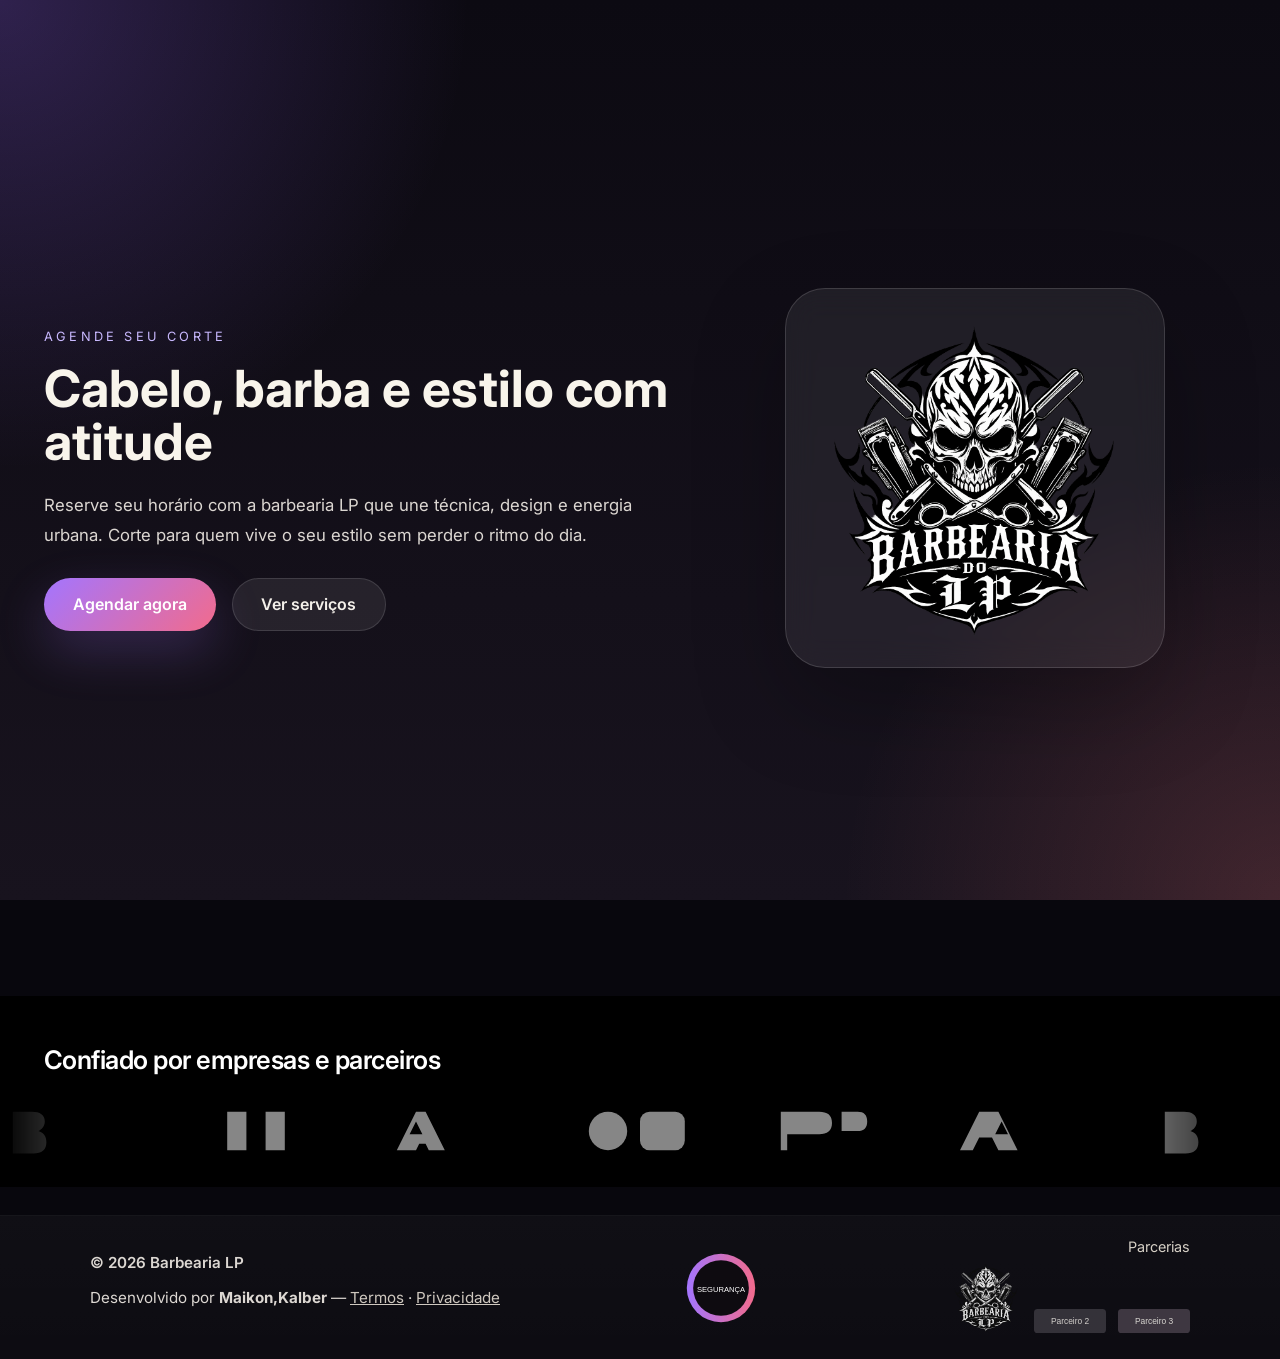
<file: index.html>
<!DOCTYPE html>
<html lang="pt-BR">
<head>
  <meta charset="UTF-8" />
  <meta name="viewport" content="width=device-width, initial-scale=1.0" />
  <title>Agendamento Corte Funcional</title>
  <link rel="preconnect" href="https://fonts.googleapis.com" />
  <link rel="preconnect" href="https://fonts.gstatic.com" crossorigin />
  <link href="https://fonts.googleapis.com/css2?family=Inter:wght@400;500;600;700&display=swap" rel="stylesheet" />
  <link rel="stylesheet" href="styles.css" />
</head>
<body>
  <div class="app-shell">
    <section class="hero anim-section">
      <div class="hero-copy">
        <span class="eyebrow">Agende seu corte</span>
        <h1>Cabelo, barba e estilo com atitude</h1>
        <p>Reserve seu horário com a barbearia LP que une técnica, design e energia urbana. Corte para quem vive o seu estilo sem perder o ritmo do dia.</p>
        <div class="hero-actions">
          <a class="btn btn-primary" href="reservation.html">Agendar agora</a>
          <a class="btn btn-secondary" href="https://www.instagram.com/ducortelp?igsh=MXM5bnFlMzQ1OHM2dA==">Ver serviços</a>
        </div>
      </div>
      <div class="hero-visual">
        <div class="skull-art">
          <img src="skull-art.png" alt="Ilustração de caveira com barba e cabelo e tesoura" />
        </div>
      </div>
    </section>
  </div>

  <section class="partners-section" aria-label="Parceiros e marcas confiáveis">
    <div class="partners-content">
      <p class="partners-heading">Confiado por empresas e parceiros</p>
      <div class="partners-carousel" aria-hidden="true">
        <div class="carousel-track">
          <div class="logo-item">
            <svg viewBox="0 0 80 40" role="img" aria-labelledby="logo1-title">
              <title id="logo1-title">Logotipo 1</title>
              <path d="M8 32V8h12c5 0 8 2 8 6 0 3-2 5-4 6 3 1 5 3 5 7 0 5-3 7-8 7H8Z" fill="currentColor"/>
            </svg>
          </div>
          <div class="logo-item">
            <svg viewBox="0 0 80 40" role="img" aria-labelledby="logo2-title">
              <title id="logo2-title">Logotipo 2</title>
              <path d="M22 8h12v24H22zM46 8h12v24H46z" fill="currentColor"/>
            </svg>
          </div>
          <div class="logo-item">
            <svg viewBox="0 0 80 40" role="img" aria-labelledby="logo3-title">
              <title id="logo3-title">Logotipo 3</title>
              <path d="M16 8h10l12 24h-10l-2-4H22l-2 4H8l12-24Zm8 14-4-8-4 8h8Z" fill="currentColor"/>
            </svg>
          </div>
          <div class="logo-item">
            <svg viewBox="0 0 80 40" role="img" aria-labelledby="logo4-title">
              <title id="logo4-title">Logotipo 4</title>
              <circle cx="20" cy="20" r="12" fill="currentColor"/>
              <rect x="40" y="8" width="28" height="24" rx="6" fill="currentColor"/>
            </svg>
          </div>
          <div class="logo-item">
            <svg viewBox="0 0 80 40" role="img" aria-labelledby="logo5-title">
              <title id="logo5-title">Logotipo 5</title>
              <path d="M12 8h20c5 0 8 2 8 7s-3 7-8 7H12v10H8V8h4Z" fill="currentColor"/>
              <path d="M46 8h10c4 0 6 2 6 6s-2 6-6 6H46V8Zm0 6h10v4H46v-4Z" fill="currentColor"/>
            </svg>
          </div>
          <div class="logo-item">
            <svg viewBox="0 0 80 40" role="img" aria-labelledby="logo6-title">
              <title id="logo6-title">Logotipo 6</title>
              <path d="M12 8h12l12 24H24l-4-8H12l-4 8H0L12 8Zm18 14-4-8-4 8h8Z" fill="currentColor"/>
            </svg>
          </div>
          <div class="logo-item">
            <svg viewBox="0 0 80 40" role="img" aria-labelledby="logo1-title-duplicate">
              <title id="logo1-title-duplicate">Logotipo 1 duplicado</title>
              <path d="M8 32V8h12c5 0 8 2 8 6 0 3-2 5-4 6 3 1 5 3 5 7 0 5-3 7-8 7H8Z" fill="currentColor"/>
            </svg>
          </div>
          <div class="logo-item">
            <svg viewBox="0 0 80 40" role="img" aria-labelledby="logo2-title-duplicate">
              <title id="logo2-title-duplicate">Logotipo 2 duplicado</title>
              <path d="M22 8h12v24H22zM46 8h12v24H46z" fill="currentColor"/>
            </svg>
          </div>
          <div class="logo-item">
            <svg viewBox="0 0 80 40" role="img" aria-labelledby="logo3-title-duplicate">
              <title id="logo3-title-duplicate">Logotipo 3 duplicado</title>
              <path d="M16 8h10l12 24h-10l-2-4H22l-2 4H8l12-24Zm8 14-4-8-4 8h8Z" fill="currentColor"/>
            </svg>
          </div>
          <div class="logo-item">
            <svg viewBox="0 0 80 40" role="img" aria-labelledby="logo4-title-duplicate">
              <title id="logo4-title-duplicate">Logotipo 4 duplicado</title>
              <circle cx="20" cy="20" r="12" fill="currentColor"/>
              <rect x="40" y="8" width="28" height="24" rx="6" fill="currentColor"/>
            </svg>
          </div>
          <div class="logo-item">
            <svg viewBox="0 0 80 40" role="img" aria-labelledby="logo5-title-duplicate">
              <title id="logo5-title-duplicate">Logotipo 5 duplicado</title>
              <path d="M12 8h20c5 0 8 2 8 7s-3 7-8 7H12v10H8V8h4Z" fill="currentColor"/>
              <path d="M46 8h10c4 0 6 2 6 6s-2 6-6 6H46V8Zm0 6h10v4H46v-4Z" fill="currentColor"/>
            </svg>
          </div>
          <div class="logo-item">
            <svg viewBox="0 0 80 40" role="img" aria-labelledby="logo6-title-duplicate">
              <title id="logo6-title-duplicate">Logotipo 6 duplicado</title>
              <path d="M12 8h12l12 24H24l-4-8H12l-4 8H0L12 8Zm18 14-4-8-4 8h8Z" fill="currentColor"/>
            </svg>
          </div>
        </div>
      </div>
    </div>
  </section>

  <footer class="site-footer">
    <div class="footer-inner">
      <div class="footer-left">
        <p class="brand">© 2026 Barbearia LP</p>
        <p class="credits">Desenvolvido por <strong>Maikon,Kalber</strong> — <a href="#">Termos</a> · <a href="#">Privacidade</a></p>
      </div>

      <div class="footer-center">
        <div class="security">
          <img src="security-seal.svg" alt="Selo de segurança" />
        </div>
      </div>

      <div class="footer-right">
        <div class="partners-title">Parcerias</div>
        <div class="partner-logos">
          <img src="partner1.png" alt="Parceiro 1" />
          <img src="partner2.svg" alt="Parceiro 2" />
          <img src="partner3.svg" alt="Parceiro 3" />
        </div>
      </div>
    </div>
  </footer>

  <script>
    const sections = document.querySelectorAll('.anim-section');

    const observer = new IntersectionObserver((entries) => {
      entries.forEach((entry) => {
        if (entry.isIntersecting) {
          entry.target.classList.add('visible');
          observer.unobserve(entry.target);
        }
      });
    }, {
      threshold: 0.2,
    });

    sections.forEach((section) => {
      observer.observe(section);
    });
  </script>
</body>
</html>
</file>
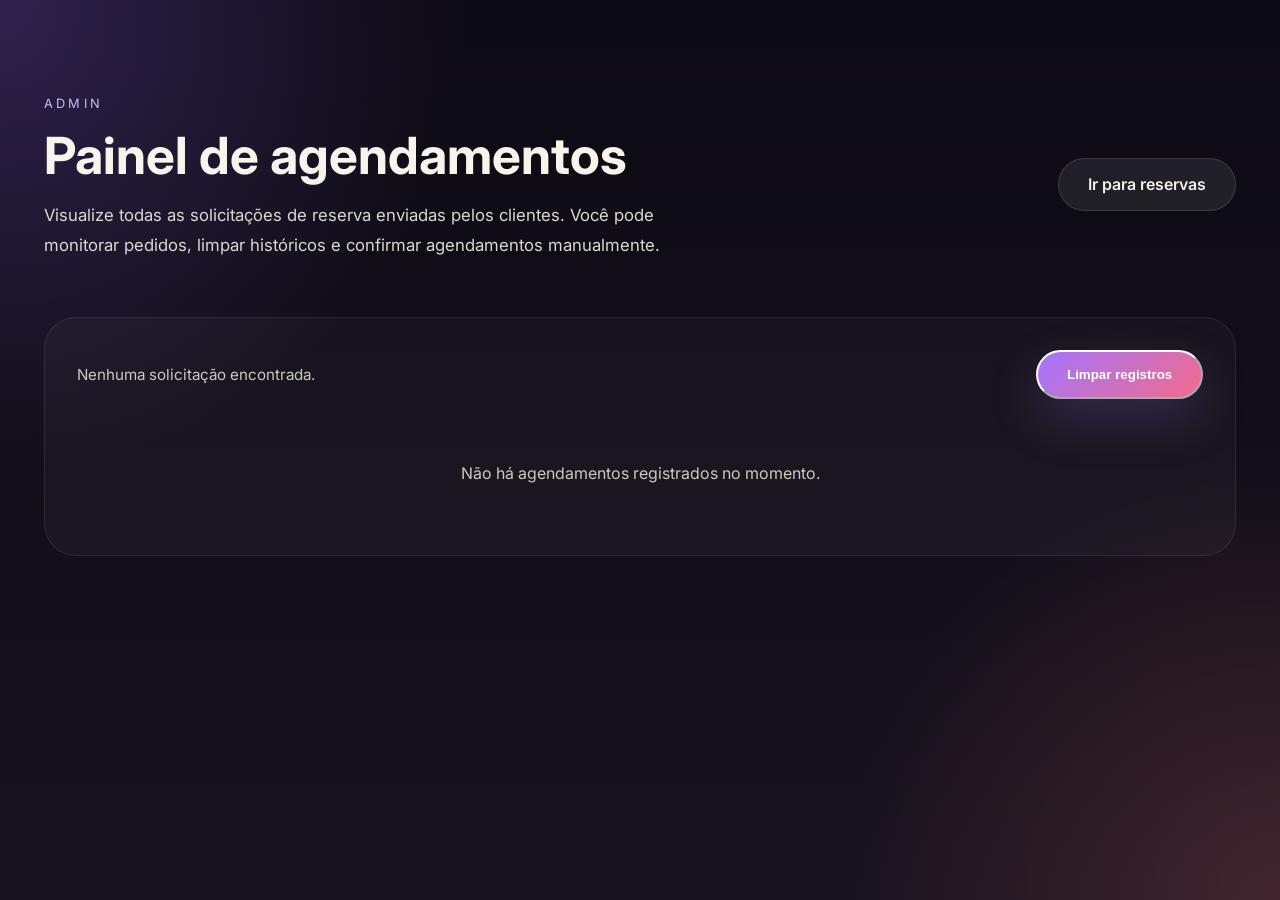
<file: admin.html>
<!DOCTYPE html>
<html lang="pt-BR">
<head>
  <meta charset="UTF-8" />
  <meta name="viewport" content="width=device-width, initial-scale=1.0" />
  <title>Painel Administrativo - Agendamentos</title>
  <link rel="preconnect" href="https://fonts.googleapis.com" />
  <link rel="preconnect" href="https://fonts.gstatic.com" crossorigin />
  <link href="https://fonts.googleapis.com/css2?family=Inter:wght@400;500;600;700&display=swap" rel="stylesheet" />
  <link rel="stylesheet" href="styles.css" />
</head>
<body>
  <div class="app-shell">
    <section class="admin-hero">
      <div class="admin-copy">
        <span class="eyebrow">Admin</span>
        <h1>Painel de agendamentos</h1>
        <p>Visualize todas as solicitações de reserva enviadas pelos clientes. Você pode monitorar pedidos, limpar históricos e confirmar agendamentos manualmente.</p>
      </div>
      <a class="btn btn-secondary" href="reservation.html">Ir para reservas</a>
    </section>

    <section class="admin-panel">
      <div class="admin-toolbar">
        <div class="admin-status" id="adminStatus">Carregando solicitações...</div>
        <button class="btn btn-primary" id="clearStorage">Limpar registros</button>
      </div>
      <div class="admin-list" id="adminList"></div>
    </section>
  </div>

  <script>
    const storageKey = 'lpdc_reservations';
    const listEl = document.getElementById('adminList');
    const statusEl = document.getElementById('adminStatus');
    const clearButton = document.getElementById('clearStorage');

    function formatDate(value) {
      const date = new Date(value);
      return date.toLocaleString('pt-BR', {
        day: '2-digit',
        month: '2-digit',
        year: 'numeric',
        hour: '2-digit',
        minute: '2-digit'
      });
    }

    function renderRequests() {
      const requests = JSON.parse(localStorage.getItem(storageKey) || '[]');
      listEl.innerHTML = '';

      if (!requests.length) {
        statusEl.textContent = 'Nenhuma solicitação encontrada.';
        listEl.innerHTML = '<div class="admin-empty">Não há agendamentos registrados no momento.</div>';
        return;
      }

      statusEl.textContent = `${requests.length} solicitação(ões) encontrada(s)`;

      requests.sort((a, b) => b.id - a.id).forEach((request) => {
        const card = document.createElement('article');
        card.className = 'admin-card';
        card.innerHTML = `
          <h2>${request.name}</h2>
          <p><strong>Telefone:</strong> ${request.phone}</p>
          <p><strong>Data:</strong> ${request.date} às ${request.time}</p>
          <p><strong>Serviço:</strong> ${request.service}</p>
          <p><strong>Observações:</strong> ${request.notes}</p>
          <span class="tag">Registrado em ${formatDate(request.createdAt)}</span>
        `;
        listEl.appendChild(card);
      });
    }

    clearButton.addEventListener('click', () => {
      if (confirm('Deseja realmente apagar todos os registros de agendamento?')) {
        localStorage.removeItem(storageKey);
        renderRequests();
      }
    });

    renderRequests();
  </script>
</body>
</html>
</file>
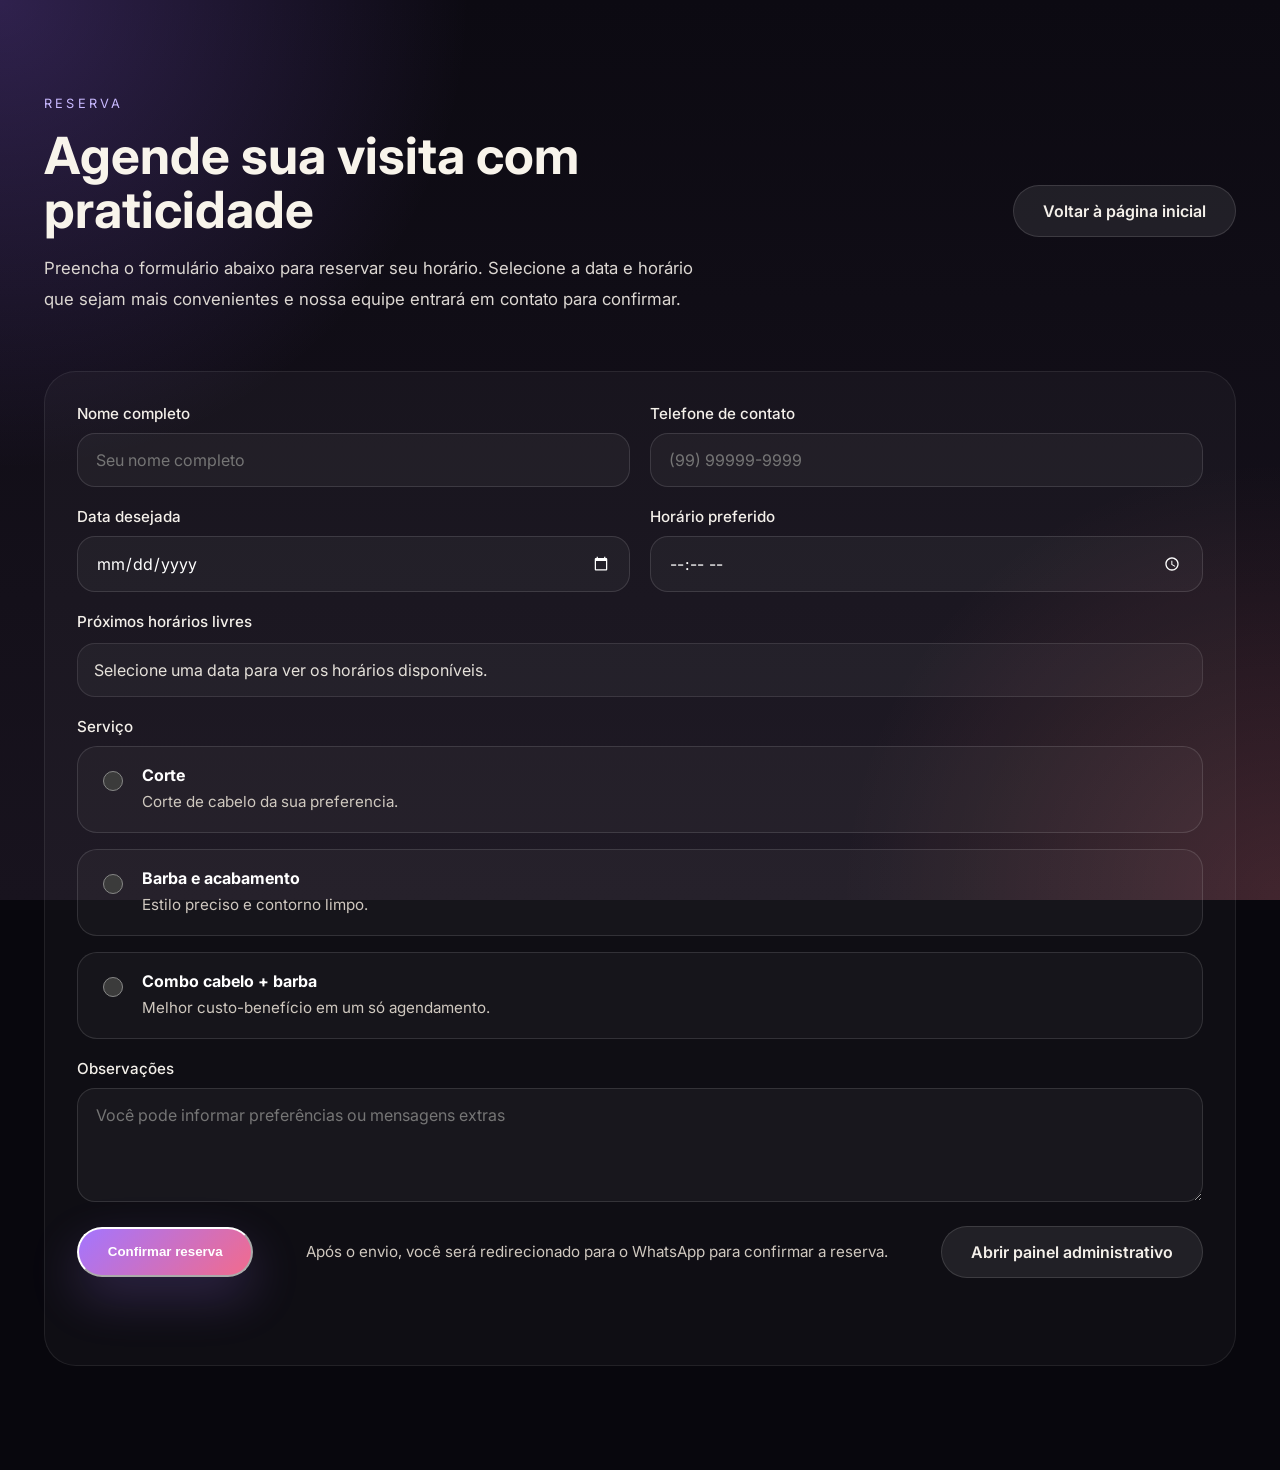
<file: reservation.html>
<!DOCTYPE html>
<html lang="pt-BR">
<head>
  <meta charset="UTF-8" />
  <meta name="viewport" content="width=device-width, initial-scale=1.0" />
  <title>Reserva de Corte Funcional</title>
  <link rel="preconnect" href="https://fonts.googleapis.com" />
  <link rel="preconnect" href="https://fonts.gstatic.com" crossorigin />
  <link href="https://fonts.googleapis.com/css2?family=Inter:wght@400;500;600;700&display=swap" rel="stylesheet" />
  <link rel="stylesheet" href="styles.css" />
</head>
<body>
  <div class="app-shell">
    <section class="reservation-hero">
      <div class="reservation-copy">
        <span class="eyebrow">Reserva</span>
        <h1>Agende sua visita com praticidade</h1>
        <p>Preencha o formulário abaixo para reservar seu horário. Selecione a data e horário que sejam mais convenientes e nossa equipe entrará em contato para confirmar.</p>
      </div>
      <a class="btn btn-secondary" href="index.html">Voltar à página inicial</a>
    </section>

    <section class="reservation-form-section">
      <form class="reservation-form" id="reservationForm">
        <div class="form-grid">
          <label class="form-field">
            <span>Nome completo</span>
            <input type="text" name="name" required placeholder="Seu nome completo" />
          </label>
          <label class="form-field">
            <span>Telefone de contato</span>
            <input type="tel" name="phone" required placeholder="(99) 99999-9999" pattern="[0-9 ()+-]{8,20}" />
          </label>
          <label class="form-field">
            <span>Data desejada</span>
            <input type="date" name="date" id="reservationDate" required />
          </label>
          <label class="form-field">
            <span>Horário preferido</span>
            <input type="time" name="time" id="reservationTime" required min="07:00" max="19:00" />
          </label>
          <div class="form-field full-width available-times">
            <span>Próximos horários livres</span>
            <div class="slots-list" id="availableSlots">Selecione uma data para ver os horários disponíveis.</div>
          </div>
          <div class="form-field full-width service-field">
            <span>Serviço</span>
            <div class="service-options">
              <label class="service-card">
                <input type="radio" name="service" value="corte" required />
                <div>
                  <strong>Corte</strong>
                  <p>Corte de cabelo da sua preferencia.</p>
                </div>
              </label>
              <label class="service-card">
                <input type="radio" name="service" value="barba" />
                <div>
                  <strong>Barba e acabamento</strong>
                  <p>Estilo preciso e contorno limpo.</p>
                </div>
              </label>
              <label class="service-card">
                <input type="radio" name="service" value="Barba e corte" />
                <div>
                  <strong>Combo cabelo + barba</strong>
                  <p>Melhor custo-benefício em um só agendamento.</p>
                </div>
              </label>
            </div>
          </div>
          <label class="form-field full-width">
            <span>Observações</span>
            <textarea name="notes" rows="4" placeholder="Você pode informar preferências ou mensagens extras"></textarea>
          </label>
        </div>

        <div class="form-actions">
          <button type="submit" class="btn btn-primary">Confirmar reserva</button>
          <p class="form-help">Após o envio, você será redirecionado para o WhatsApp para confirmar a reserva.</p>
          <a class="btn btn-secondary" href="admin.html">Abrir painel administrativo</a>
        </div>

        <div class="form-success" id="formSuccess" role="status" aria-live="polite"></div>
      </form>
    </section>
  </div>

  <script>
    const reservationDate = document.getElementById('reservationDate');
    const reservationTime = document.getElementById('reservationTime');
    const availableSlots = document.getElementById('availableSlots');
    const today = new Date();
    const pad = (value) => String(value).padStart(2, '0');
    const minDate = `${today.getFullYear()}-${pad(today.getMonth() + 1)}-${pad(today.getDate())}`;
    reservationDate.min = minDate;

    const form = document.getElementById('reservationForm');
    const successEl = document.getElementById('formSuccess');

    // Substitua pelo seu número do WhatsApp em formato internacional sem o símbolo +
    const whatsappNumber = '5516991519163';
    const minIntervalMinutes = 40;
    const slotStepMinutes = 30;
    const businessStart = 7 * 60;
    const businessEnd = 19 * 60;
    const lastSameDayMinute = 18 * 60 + 20;
    const storageKey = 'lpdc_reservations';

    const timeToMinutes = (timeValue) => {
      const [hour, minute] = timeValue.split(':').map(Number);
      return hour * 60 + minute;
    };

    const formatTime = (minutes) => {
      const hour = Math.floor(minutes / 60);
      const minute = minutes % 60;
      return `${pad(hour)}:${pad(minute)}`;
    };

    const getReservationsByDate = (date) => {
      const all = JSON.parse(localStorage.getItem(storageKey) || '[]');
      return all.filter((reservation) => reservation.date === date);
    };

    const getSlots = () => {
      const slots = [];
      for (let current = businessStart; current <= businessEnd; current += slotStepMinutes) {
        slots.push(current);
      }
      return slots;
    };

    const isSlotAvailable = (slotMinutes, reservations) => {
      return !reservations.some((reservation) => {
        const reservedMinutes = timeToMinutes(reservation.time);
        return Math.abs(reservedMinutes - slotMinutes) < minIntervalMinutes;
      });
    };

    const renderAvailableSlots = () => {
      const selectedDate = reservationDate.value;
      if (!selectedDate) {
        availableSlots.textContent = 'Selecione uma data para ver os horários disponíveis.';
        return;
      }

      const reservations = getReservationsByDate(selectedDate);
      let slots = getSlots().filter((slot) => isSlotAvailable(slot, reservations));

      const now = new Date();
      const todayValue = `${now.getFullYear()}-${pad(now.getMonth() + 1)}-${pad(now.getDate())}`;
      if (selectedDate === todayValue) {
        const currentMinutes = now.getHours() * 60 + now.getMinutes();
        if (currentMinutes > lastSameDayMinute) {
          availableSlots.innerHTML = '<div class="today-warning">Hoje não há mais horários disponíveis. Selecione outra data.</div>';
          return;
        }

        slots = slots.filter((slot) => slot >= currentMinutes);
        if (slots.length) {
          const warning = document.createElement('div');
          warning.className = 'today-warning';
          warning.textContent = 'Hoje: apenas horários futuros estão disponíveis.';
          availableSlots.appendChild(warning);
        }
      }

      if (!slots.length) {
        availableSlots.textContent = 'Nenhum horário disponível para esta data. Escolha outro dia.';
        return;
      }

      availableSlots.innerHTML = '';
      const nextLabel = document.createElement('div');
      nextLabel.className = 'slots-note';
      nextLabel.textContent = `Próximos horários livres (intervalo mínimo de ${minIntervalMinutes} min):`;
      availableSlots.appendChild(nextLabel);

      const nextSlots = slots.slice(0, 6);
      nextSlots.forEach((slot) => {
        const button = document.createElement('button');
        button.type = 'button';
        button.className = 'slot-button';
        button.textContent = formatTime(slot);
        button.addEventListener('click', () => {
          reservationTime.value = formatTime(slot);
        });
        availableSlots.appendChild(button);
      });

      const moreSlots = slots.length - nextSlots.length;
      if (moreSlots > 0) {
        const remaining = document.createElement('div');
        remaining.className = 'slots-more';
        remaining.textContent = `e mais ${moreSlots} horário(s) disponível(is)...`;
        availableSlots.appendChild(remaining);
      }
    };

    reservationDate.addEventListener('change', renderAvailableSlots);
    reservationTime.addEventListener('focus', renderAvailableSlots);
    renderAvailableSlots();

    form.addEventListener('submit', (event) => {
      event.preventDefault();
      const formData = new FormData(form);
      const name = formData.get('name').trim();
      const phone = formData.get('phone').trim();
      const date = formData.get('date');
      const time = formData.get('time');
      const service = formData.get('service');
      const notes = formData.get('notes').trim();

      if (!name || !phone || !date || !time || !service) {
        successEl.textContent = 'Por favor, preencha todos os campos obrigatórios.';
        successEl.classList.add('error');
        return;
      }

      const selectedMinutes = timeToMinutes(time);
      const minMinutes = 7 * 60;
      const maxMinutes = 19 * 60;

      if (selectedMinutes < minMinutes || selectedMinutes > maxMinutes) {
        successEl.textContent = 'Por favor, escolha um horário entre 07:00 e 19:00.';
        successEl.classList.add('error');
        return;
      }

      const now = new Date();
      const todayValue = `${now.getFullYear()}-${pad(now.getMonth() + 1)}-${pad(now.getDate())}`;
      const currentMinutes = now.getHours() * 60 + now.getMinutes();
      if (date === todayValue && selectedMinutes < currentMinutes) {
        successEl.textContent = 'Este horário já passou. Escolha uma hora futura.';
        successEl.classList.add('error');
        return;
      }

      const existing = JSON.parse(localStorage.getItem(storageKey) || '[]');
      const conflicting = existing.find((reservation) => {
        if (reservation.date !== date) return false;
        const reservationMinutes = timeToMinutes(reservation.time);
        return Math.abs(reservationMinutes - selectedMinutes) < minIntervalMinutes;
      });

      if (conflicting) {
        successEl.textContent = 'Já existe um agendamento muito próximo. Por favor escolha outro horário com pelo menos 40 minutos de diferença.';
        successEl.classList.add('error');
        return;
      }

      successEl.classList.remove('error');
      const request = {
        id: Date.now(),
        createdAt: new Date().toISOString(),
        name,
        phone,
        date,
        time,
        service,
        notes: notes || '-'
      };

      existing.push(request);
      localStorage.setItem(storageKey, JSON.stringify(existing));

      const message = `Olá! Gostaria de agendar uma reserva.%0A%0ANome: ${encodeURIComponent(name)}%0ATelefone: ${encodeURIComponent(phone)}%0AData: ${encodeURIComponent(date)}%0AHorário: ${encodeURIComponent(time)}%0AServiço: ${encodeURIComponent(service)}%0AObservações: ${encodeURIComponent(notes || '-')} `;
      const whatsappUrl = `https://wa.me/${whatsappNumber}?text=${message}`;

      successEl.textContent = 'Reserva registrada localmente e redirecionando para o WhatsApp...';
      window.location.href = whatsappUrl;
    });
  </script>
</body>
</html>
</file>
<file: styles.css>
:root {
  color-scheme: dark;
  font-family: 'Inter', sans-serif;
  background: #08070d;
  color: #f5f1eb;
  font-size: 16px;
}

* {
  box-sizing: border-box;
}

html, body {
  margin: 0;
  min-height: 100%;
  height: 100%;
  scroll-behavior: smooth;
}

body {
  background: radial-gradient(circle at top left, rgba(153, 103, 255, 0.25), transparent 30%),
              radial-gradient(circle at bottom right, rgba(255, 121, 121, 0.18), transparent 28%),
              linear-gradient(180deg, #0c0a12 0%, #18131e 100%);
}

.app-shell {
  max-width: 1240px;
  margin: 0 auto;
  padding: 32px 24px 64px;
}

.hero {
  display: grid;
  grid-template-columns: minmax(0, 1.1fr) minmax(340px, 0.9fr);
  gap: 32px;
  align-items: center;
  min-height: 100vh;
  padding: 40px 0 48px;
}

.hero-copy,
.hero-visual {
  width: 100%;
}

.hero-actions {
  flex-wrap: wrap;
}

.anim-section {
  opacity: 0;
  transform: translateY(36px);
  transition: opacity 0.9s ease, transform 0.9s ease;
}

.anim-section.visible {
  opacity: 1;
  transform: translateY(0);
}

.eyebrow {
  display: inline-block;
  text-transform: uppercase;
  letter-spacing: 0.25em;
  font-size: 0.8rem;
  color: #c9b9ff;
  margin-bottom: 18px;
}

.hero-copy h1 {
  font-size: clamp(2.4rem, 4vw, 4.2rem);
  line-height: 1.03;
  margin: 0 0 22px;
  color: #f8f4eb;
}

.hero-copy p {
  font-size: 1.05rem;
  line-height: 1.8;
  max-width: 660px;
  margin-bottom: 28px;
  color: #dcd7d2;
}

.hero-actions {
  display: flex;
  gap: 16px;
  flex-wrap: wrap;
}

.btn {
  display: inline-flex;
  align-items: center;
  justify-content: center;
  padding: 0.95rem 1.8rem;
  border-radius: 999px;
  font-weight: 600;
  text-decoration: none;
  transition: transform 0.25s ease, box-shadow 0.25s ease;
}

.btn:hover {
  transform: translateY(-2px);
}

.btn-primary {
  background: linear-gradient(135deg, #a375ff, #f26b8c);
  color: #fff;
  box-shadow: 0 20px 50px rgba(163, 117, 255, 0.22);
}

.btn-secondary {
  background: rgba(255,255,255,0.08);
  color: #f4f0ea;
  border: 1px solid rgba(255,255,255,0.12);
}

.hero-visual {
  display: flex;
  justify-content: center;
}

.skull-art {
  width: min(100%, 380px);
  aspect-ratio: 1 / 1;
  display: grid;
  place-items: center;
  background: rgba(255,255,255,0.07);
  border: 1px solid rgba(255,255,255,0.14);
  border-radius: 40px;
  box-shadow: 0 35px 90px rgba(0,0,0,0.25);
  backdrop-filter: blur(16px);
  padding: 28px;
}

.reservation-hero {
  display: flex;
  align-items: center;
  justify-content: space-between;
  gap: 32px;
  padding: 60px 0 40px;
}

.reservation-copy {
  max-width: 760px;
}

.reservation-copy h1 {
  margin: 0 0 16px;
  font-size: clamp(2.4rem, 4vw, 3.6rem);
  line-height: 1.05;
  color: #f8f4eb;
}

.reservation-copy p {
  color: #dcd7d2;
  font-size: 1.05rem;
  line-height: 1.8;
  max-width: 680px;
}

.reservation-form-section {
  background: rgba(255,255,255,0.03);
  border: 1px solid rgba(255,255,255,0.08);
  border-radius: 32px;
  padding: 32px;
  margin-bottom: 40px;
}

.reservation-form {
  display: grid;
  gap: 24px;
}

.form-grid {
  display: grid;
  grid-template-columns: repeat(2, minmax(0, 1fr));
  gap: 20px;
}

.form-field {
  display: grid;
  gap: 10px;
  color: #f4f0ea;
}

.form-field span {
  font-size: 0.95rem;
  font-weight: 500;
}

.form-field input,
.form-field select,
.form-field textarea {
  width: 100%;
  border: 1px solid rgba(255,255,255,0.12);
  background: rgba(255,255,255,0.04);
  color: #fff;
  border-radius: 18px;
  padding: 16px 18px;
  font: inherit;
  transition: border-color 0.2s ease, box-shadow 0.2s ease;
}

.form-field input:focus,
.form-field select:focus,
.form-field textarea:focus {
  outline: none;
  border-color: rgba(163,117,255,0.8);
  box-shadow: 0 0 0 4px rgba(163,117,255,0.12);
}

.form-field select {
  appearance: none;
}

.service-field .service-options {
  display: grid;
  gap: 16px;
}

.service-card {
  display: flex;
  align-items: flex-start;
  gap: 16px;
  padding: 18px 20px;
  border: 1px solid rgba(255,255,255,0.12);
  border-radius: 20px;
  background: rgba(255,255,255,0.03);
  cursor: pointer;
  transition: border-color 0.2s ease, transform 0.2s ease, background 0.2s ease;
}

.service-card:hover {
  border-color: rgba(163,117,255,0.5);
  transform: translateY(-1px);
}

.service-card input {
  margin-top: 6px;
  width: 20px;
  height: 20px;
}

.service-card strong {
  display: block;
  margin-bottom: 6px;
  color: #fff;
}

.service-card p {
  margin: 0;
  color: #cfc8bf;
  font-size: 0.95rem;
  line-height: 1.5;
}

.service-card input:checked + div {
  border-color: rgba(163,117,255,0.8);
}

.form-field.full-width {
  grid-column: 1 / -1;
}

.available-times {
  display: grid;
  gap: 12px;
}

.slots-list {
  display: grid;
  gap: 10px;
  padding: 16px;
  border-radius: 18px;
  background: rgba(255,255,255,0.04);
  border: 1px solid rgba(255,255,255,0.1);
  color: #e5e1da;
}

.slots-note {
  font-size: 0.95rem;
  color: #c9c2b7;
}

.slot-button {
  appearance: none;
  border: 1px solid rgba(255,255,255,0.12);
  background: rgba(255,255,255,0.05);
  color: #fff;
  padding: 10px 14px;
  border-radius: 14px;
  cursor: pointer;
  transition: background 0.2s ease, transform 0.2s ease, border-color 0.2s ease;
}

.slot-button:hover {
  background: rgba(163,117,255,0.15);
  border-color: rgba(163,117,255,0.5);
  transform: translateY(-1px);
}

.slots-more {
  font-size: 0.92rem;
  color: #cfc8bf;
}

.form-actions {
  display: flex;
  align-items: center;
  justify-content: space-between;
  gap: 18px;
  flex-wrap: wrap;
}

.form-help {
  margin: 0;
  color: #cfc8bf;
  font-size: 0.95rem;
}

.form-success {
  margin-top: 12px;
  color: #9fd977;
  font-size: 0.98rem;
  min-height: 1.2rem;
}

.form-success.error {
  color: #f28c8c;
}

.admin-hero,
.reservation-hero {
  display: flex;
  align-items: center;
  justify-content: space-between;
  gap: 32px;
  padding: 60px 0 40px;
}

.admin-copy {
  max-width: 760px;
}

.admin-copy h1 {
  margin: 0 0 16px;
  font-size: clamp(2.4rem, 4vw, 3.6rem);
  line-height: 1.05;
  color: #f8f4eb;
}

.admin-copy p {
  color: #dcd7d2;
  font-size: 1.05rem;
  line-height: 1.8;
  max-width: 680px;
}

.admin-panel {
  background: rgba(255,255,255,0.03);
  border: 1px solid rgba(255,255,255,0.08);
  border-radius: 32px;
  padding: 32px;
  margin-bottom: 40px;
}

.admin-toolbar {
  display: flex;
  align-items: center;
  justify-content: space-between;
  gap: 16px;
  flex-wrap: wrap;
  margin-bottom: 24px;
}

.admin-status {
  color: #cfc8bf;
  font-size: 0.95rem;
}

.admin-list {
  display: grid;
  gap: 18px;
}

.admin-card {
  padding: 20px;
  border-radius: 24px;
  background: rgba(255,255,255,0.04);
  border: 1px solid rgba(255,255,255,0.08);
}

.admin-card h2 {
  margin: 0 0 8px;
  font-size: 1.05rem;
  color: #fff;
}

.admin-card p {
  margin: 8px 0 0;
  color: #d6d0c6;
  line-height: 1.6;
}

.admin-card .tag {
  display: inline-flex;
  padding: 6px 12px;
  border-radius: 999px;
  background: rgba(163,117,255,0.16);
  color: #e5dbff;
  font-size: 0.85rem;
  margin-top: 12px;
}

.admin-empty {
  color: #cfc8bf;
  font-size: 1rem;
  text-align: center;
  padding: 40px 20px;
}

@media (max-width: 900px) {
  .admin-hero,
  .reservation-hero {
    flex-direction: column;
    align-items: flex-start;
  }
}

@media (max-width: 720px) {
  .reservation-hero {
    flex-direction: column;
    align-items: flex-start;
  }

  .reservation-copy {
    width: 100%;
  }

  .form-grid {
    grid-template-columns: 1fr;
  }
}

.skull-art img {
  width: 100%;
  height: auto;
  display: block;
}

@media (max-width: 900px) {
  .hero {
    grid-template-columns: 1fr;
    gap: 40px;
    padding: 36px 0 40px;
  }

  .hero-copy {
    text-align: center;
  }

  .hero-visual {
    justify-content: center;
  }
}

@media (max-width: 600px) {
  .app-shell {
    padding: 18px 16px 36px;
  }

  .hero {
    padding: 28px 0 32px;
  }

  .hero-copy h1 {
    font-size: 2.4rem;
  }

  .hero-copy p {
    max-width: 100%;
  }

  .hero-actions {
    justify-content: center;
  }

  .skull-art {
    width: min(100%, 320px);
    padding: 22px;
  }
}

/* Footer styles */
.site-footer {
  margin-top: 28px;
  padding: 22px 20px;
  background: linear-gradient(180deg, rgba(255,255,255,0.03), rgba(255,255,255,0.02));
  border-top: 1px solid rgba(255,255,255,0.04);
}

.partner-logos img {
   width: 72px;
   height: auto;
   margin-left: 8px;
   filter: grayscale(20%) contrast(0.9);
   opacity: 0.95;
 }

.partners-section {
  width: 100%;
  background: #000;
  color: #fff;
  overflow: hidden;
}

.partners-content {
  position: relative;
  max-width: 100%;
  padding: 48px 0 24px;
}

.partners-heading {
  margin: 0 auto 24px;
  padding: 0 24px;
  max-width: 1240px;
  font-size: clamp(1.25rem, 2vw, 1.65rem);
  font-weight: 600;
  letter-spacing: -0.02em;
  color: #fff;
}

.partners-carousel {
  position: relative;
  width: 100%;
  overflow: hidden;
}

.carousel-track {
  display: flex;
  align-items: center;
  gap: 4rem;
  width: fit-content;
  animation: slide-left 24s linear infinite;
  transform: translateX(0) translateZ(0);
  will-change: transform;
  backface-visibility: hidden;
}

.logo-item {
  display: flex;
  flex: 0 0 auto;
  width: 128px;
  color: #f4f4f4;
  opacity: 0.55;
  filter: grayscale(100%);
  transition: transform 0.3s ease, opacity 0.3s ease, filter 0.3s ease;
}

.logo-item svg {
  width: 100%;
  height: auto;
  display: block;
}

.logo-item:hover,
.logo-item:focus-within {
  opacity: 1;
  transform: scale(1.08);
  filter: grayscale(0%);
}

.partners-carousel:hover .carousel-track,
.partners-carousel:focus-within .carousel-track {
  animation-play-state: paused;
}

.partners-carousel::before,
.partners-carousel::after {
  content: '';
  position: absolute;
  top: 0;
  bottom: 0;
  width: 12.5%;
  pointer-events: none;
  z-index: 1;
}

.partners-carousel::before {
  left: 0;
  background: linear-gradient(90deg, #000 0%, transparent 100%);
}

.partners-carousel::after {
  right: 0;
  background: linear-gradient(270deg, #000 0%, transparent 100%);
}

@keyframes slide-left {
  from { transform: translateX(0); }
  to { transform: translateX(-50%); }
}

@media (max-width: 1024px) {
  .partners-content {
    padding: 40px 0 18px;
  }

  .carousel-track {
    gap: 3rem;
  }

  .logo-item {
    width: 108px;
  }
}

@media (max-width: 720px) {
  .partners-heading {
    margin-bottom: 18px;
    padding: 0 16px;
    font-size: 1.25rem;
  }

  .partners-content {
    padding: 32px 0 16px;
  }

  .carousel-track {
    gap: 2rem;
  }

  .logo-item {
    width: 84px;
  }
}

.footer-inner {
  max-width: 1100px;
  margin: 0 auto;
  display: flex;
  gap: 20px;
  align-items: center;
  justify-content: space-between;
  flex-wrap: wrap;
}

.footer-left {
  color: #dcd7d2;
  font-size: 0.95rem;
}

.footer-left .brand {
  margin: 0 0 6px 0;
  font-weight: 600;
}

.footer-left a {
  color: #cfc8bf;
  text-decoration: underline;
}

.footer-center .security img {
  width: 76px;
  height: auto;
  display: block;
}

.footer-right {
  text-align: right;
}

.partners-title {
  font-size: 0.9rem;
  color: #d6d0c6;
  margin-bottom: 6px;
}

.partner-logos img {
  width: 72px;
  height: auto;
  margin-left: 8px;
  filter: grayscale(20%) contrast(0.9);
  opacity: 0.95;
}


@media (max-width: 720px) {
  .footer-right, .footer-center {
    width: 100%;
    text-align: center;
    margin-top: 12px;
  }

  .partner-logos img {
    margin-left: 10px;
    width: 60px;
  }
}
</file>
